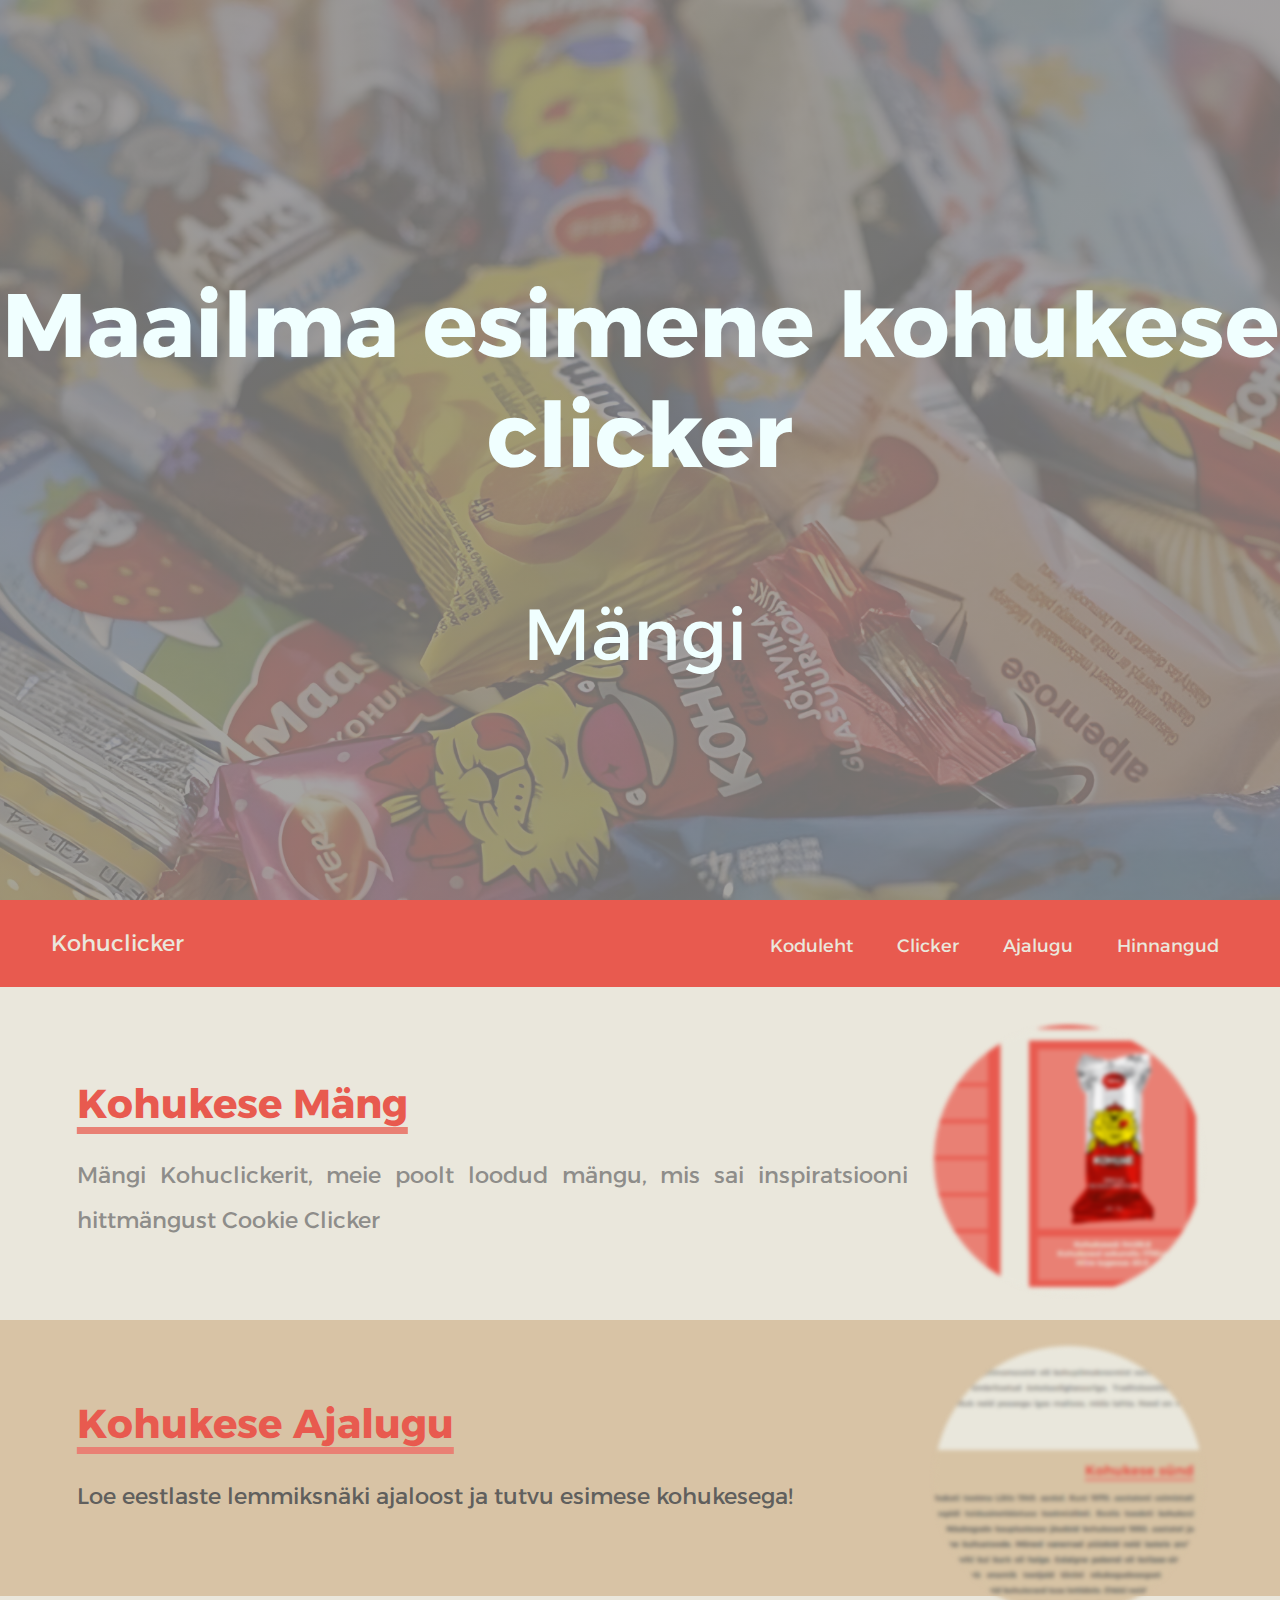
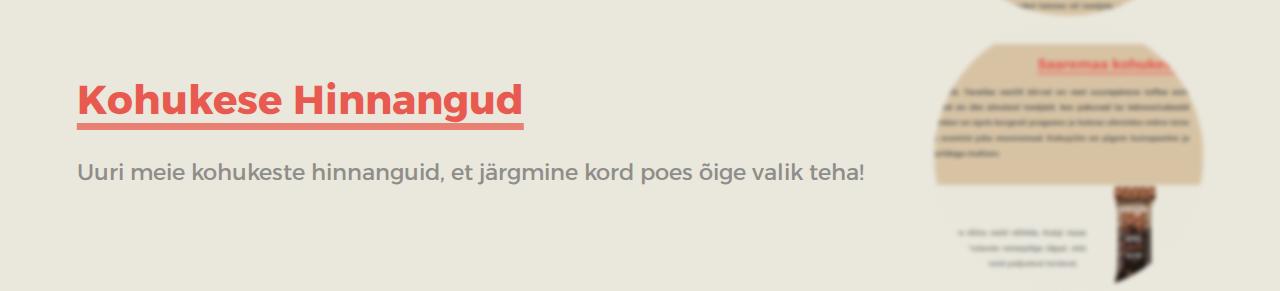
<file: index.html>
<!DOCTYPE html>
<html lang="et">
<head>
    <meta charset="UTF-8">
    <title>Kohuclicker</title>
    <link rel="stylesheet" type="text/css" href="CSS/style.css">
    <link rel="stylesheet" type="text/css" href="CSS/koduleht.css">
    <link rel="stylesheet" type="text/css" href="CSS/hinnangud.css">
    <link rel="preconnect" href="https://fonts.googleapis.com">
    <link rel="preconnect" href="https://fonts.gstatic.com" crossorigin>
    <link href="https://fonts.googleapis.com/css2?family=Alexandria:wght@700&display=swap" rel="stylesheet"> 
</head>
<body>
    <div class="header">
        <div class="headertext">
            <h1>Maailma esimene kohukese clicker</h1>
        </div>
        <div class="links">
            <ul>
                <li><a href="clicker.html">Mängi</a></li>
            </ul>
        </div>
    </div>
    <nav class="navbar">
        <a>Kohuclicker</a>
        <div>
            <ul>
                <li><a href="index.html">Koduleht</a></li>
                <li><a href="clicker.html">Clicker</a></li>
                <li><a href="ajalugu.html">Ajalugu</a></li>
                <li><a href="hinnangud.html">Hinnangud</a></li>
            </ul>
        </div>
    </nav>
    <div>
        <div class="text">
            <div class="jaotavus">
                <a href="clicker.html"><img class="parempilt" src="Pildid/kohuklicker.png" alt="kohuclicker"></a>
                <h1 class="left">Kohukese Mäng</h1>
                <p class="left">Mängi Kohuclickerit, meie poolt loodud mängu, mis sai inspiratsiooni hittmängust Cookie Clicker</p>
            </div>
            <div class="jaotavus2">
                <a href="ajalugu.html"><img class="parempilt" src="Pildid/ajalugu.png" alt="ajalugu"></a>
                <h1 class="left">Kohukese Ajalugu</h1>
                <p class="leftdark">Loe eestlaste lemmiksnäki ajaloost ja tutvu esimese kohukesega!</p>
            </div>
            <div class="jaotavus">
                <a href="hinnangud.html"><img class="parempilt" src="Pildid/hinnangud.png" alt="hinnangud"></a>
                <h1 class="left">Kohukese Hinnangud</h1>
                <p class="left">Uuri meie kohukeste hinnanguid, et järgmine kord poes õige valik teha!</p>
            </div>
        </div>
    </div>
</body>
</html>
</file>
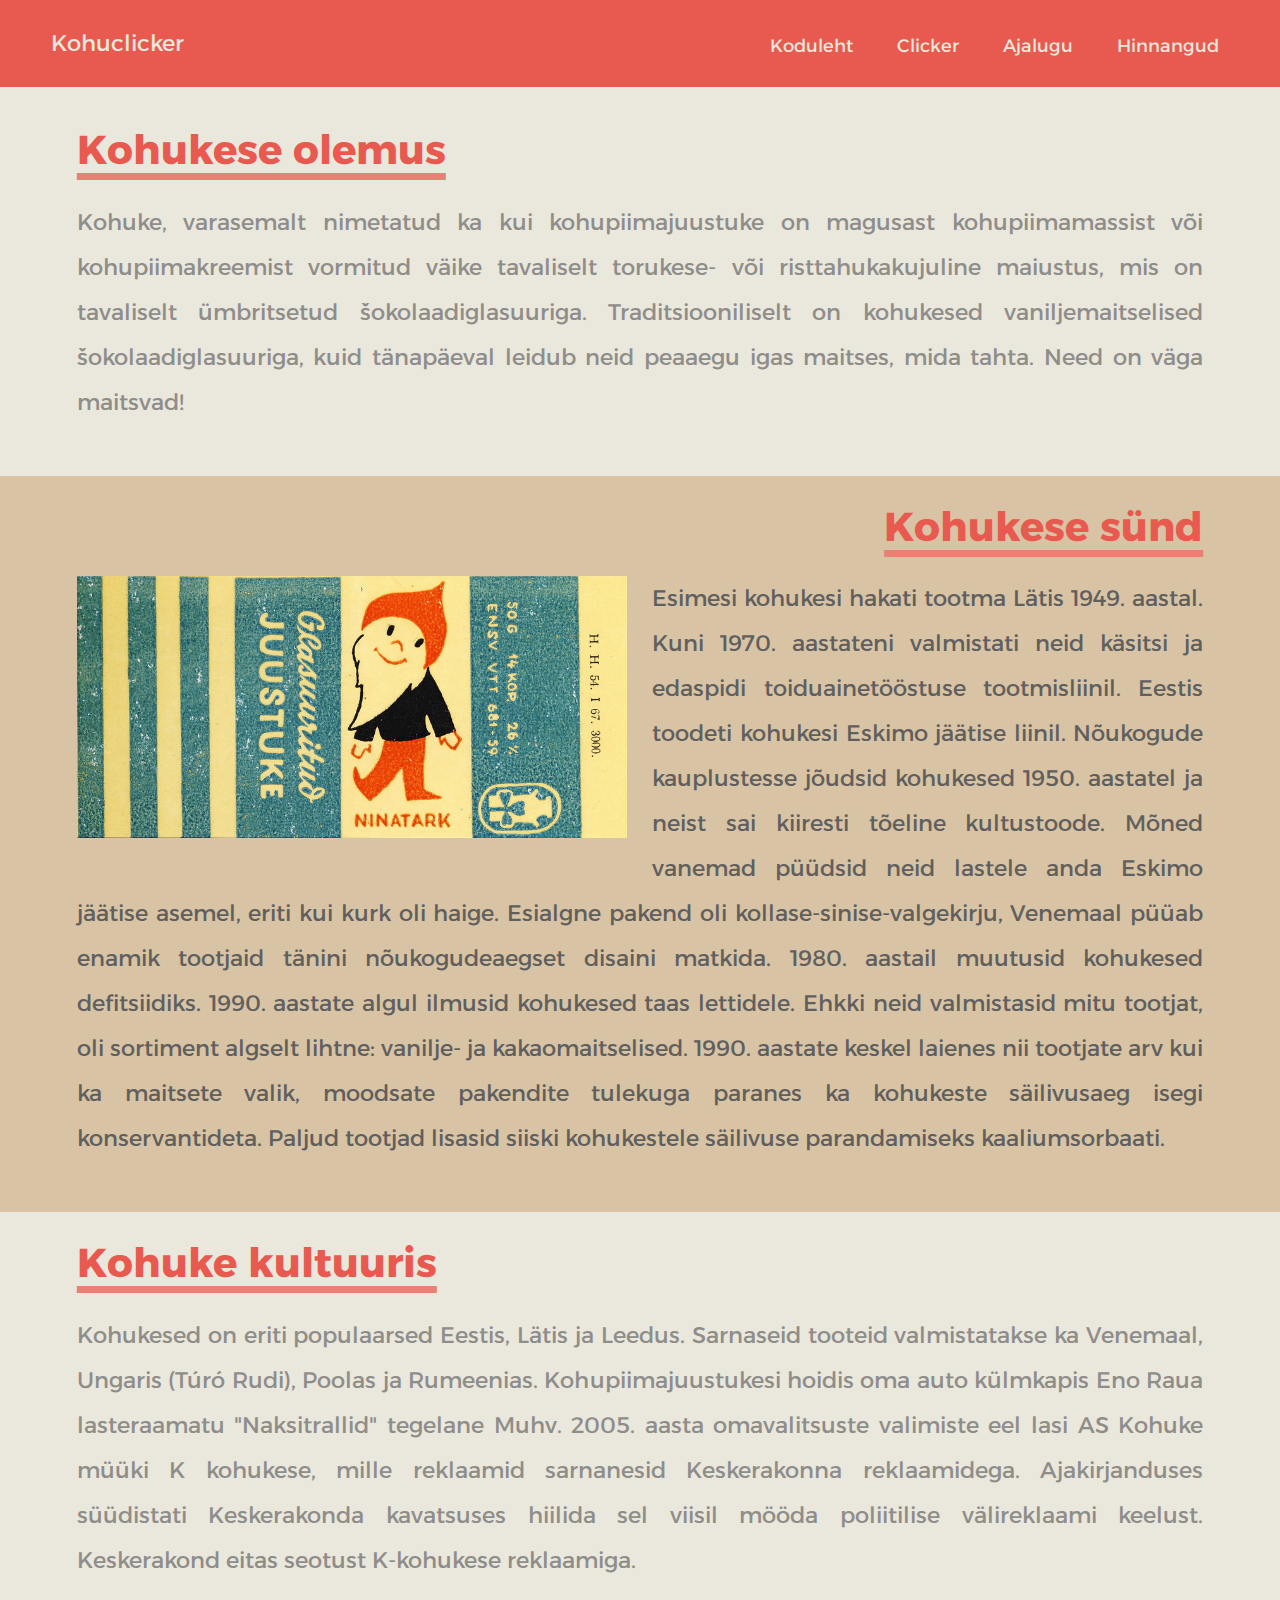
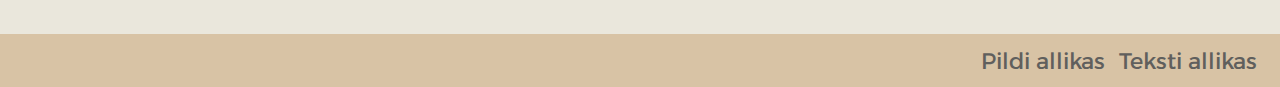
<file: ajalugu.html>
<!DOCTYPE html>
<html lang="et">
<head>
    <meta charset="UTF-8">
    <link rel="stylesheet" type="text/css" href="CSS/ajalugu.css">
    <link rel="stylesheet" type="text/css" href="CSS/style.css">
    <link href="https://fonts.googleapis.com/css2?family=Alexandria:wght@700&display=swap" rel="stylesheet"> 
    <title>Kohukese ajalugu</title>
</head>
<body>
    <nav class="navbar">
        <a>Kohuclicker</a>
        <div>
            <ul>
                <li><a href="index.html">Koduleht</a></li>
                <li><a href="clicker.html">Clicker</a></li>
                <li><a href="ajalugu.html">Ajalugu</a></li>
                <li><a href="hinnangud.html">Hinnangud</a></li>
            </ul>
        </div>
    </nav>
    <div class="text">
        <h1>Kohukese olemus</h1>
        <p class="left">Kohuke, varasemalt nimetatud ka kui kohupiimajuustuke on magusast kohupiimamassist või kohupiimakreemist vormitud väike tavaliselt torukese- või risttahukakujuline maiustus, mis on tavaliselt ümbritsetud šokolaadiglasuuriga. Traditsiooniliselt on kohukesed vaniljemaitselised šokolaadiglasuuriga, kuid tänapäeval leidub neid peaaegu igas maitses, mida tahta. Need on väga maitsvad!</p>

        <h1 class="right">Kohukese sünd</h1>
        <img class="pilt" src="Pildid/kohupiimajuustuke.png" alt="Kohupiimajuustuke">
        <p class="right">Esimesi kohukesi hakati tootma Lätis 1949. aastal. Kuni 1970. aastateni valmistati neid käsitsi ja edaspidi toiduainetööstuse tootmisliinil. 
            Eestis toodeti kohukesi Eskimo jäätise liinil. Nõukogude kauplustesse jõudsid kohukesed 1950. aastatel ja neist sai kiiresti tõeline kultustoode. 
            Mõned vanemad püüdsid neid lastele anda Eskimo jäätise asemel, eriti kui kurk oli haige. Esialgne pakend oli kollase-sinise-valgekirju, Venemaal püüab enamik tootjaid tänini nõukogudeaegset disaini matkida. 
            1980. aastail muutusid kohukesed defitsiidiks. 
            1990. aastate algul ilmusid kohukesed taas lettidele. 
            Ehkki neid valmistasid mitu tootjat, oli sortiment algselt lihtne: vanilje- ja kakaomaitselised. 
            1990. aastate keskel laienes nii tootjate arv kui ka maitsete valik, moodsate pakendite tulekuga paranes ka kohukeste säilivusaeg isegi konservantideta. 
            Paljud tootjad lisasid siiski kohukestele säilivuse parandamiseks kaaliumsorbaati.
        </p>

        <h1>Kohuke kultuuris</h1>
        <!-- <p class="right">Kohukesed on eriti populaarsed Eestis, Lätis ja Leedus. Sarnaseid tooteid valmistatakse ka Venemaal, Ungaris (Túró Rudi), Poolas ja Rumeenias.</p>
        <p class="right">Kohupiimajuustukesi hoidis oma auto külmkapis Eno Raua lasteraamatu "Naksitrallid" tegelane Muhv.</p>
        <p class="right">2005. aasta omavalitsuste valimiste eel lasi AS Kohuke müüki K kohukese, mille reklaamid sarnanesid Keskerakonna reklaamidega. Ajakirjanduses süüdistati Keskerakonda kavatsuses hiilida sel viisil mööda poliitilise välireklaami keelust. Keskerakond eitas seotust K-kohukese reklaamiga.</p> -->
        <p class="left">Kohukesed on eriti populaarsed Eestis, Lätis ja Leedus. Sarnaseid tooteid valmistatakse ka Venemaal, Ungaris (Túró Rudi), Poolas ja Rumeenias. 
            Kohupiimajuustukesi hoidis oma auto külmkapis Eno Raua lasteraamatu "Naksitrallid" tegelane Muhv. 2005. aasta omavalitsuste valimiste eel lasi AS Kohuke müüki K kohukese, mille reklaamid sarnanesid Keskerakonna reklaamidega. 
            Ajakirjanduses süüdistati Keskerakonda kavatsuses hiilida sel viisil mööda poliitilise välireklaami keelust. Keskerakond eitas seotust K-kohukese reklaamiga.
        </p>

        <div class="bottombar">
            <a href="https://jalutuskaikajas.blogspot.com/2016/05/glasuuritud-juustuke.html">Pildi allikas</a>
            <a href="https://et.wikipedia.org/wiki/Kohuke">Teksti allikas</a>
        </div>
    </div>
   <p> </p>
</body>
</html>
</file>
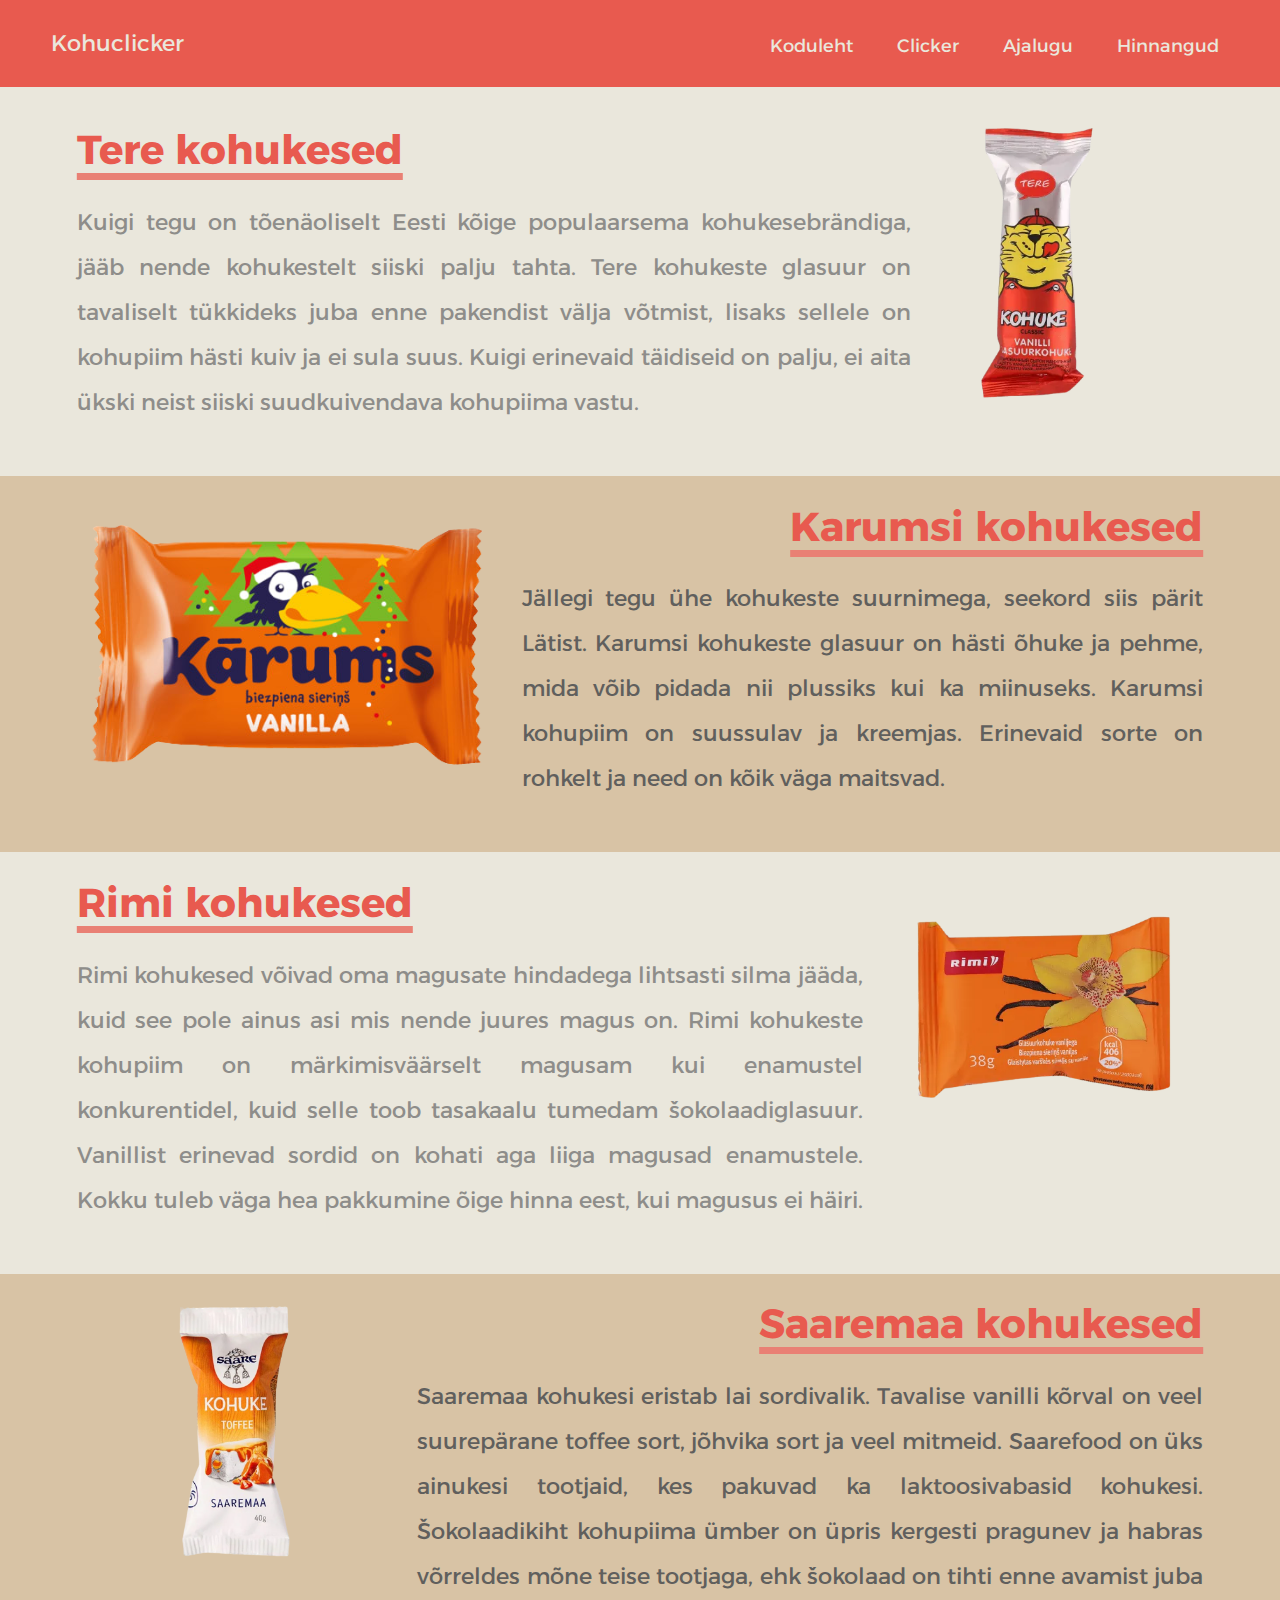
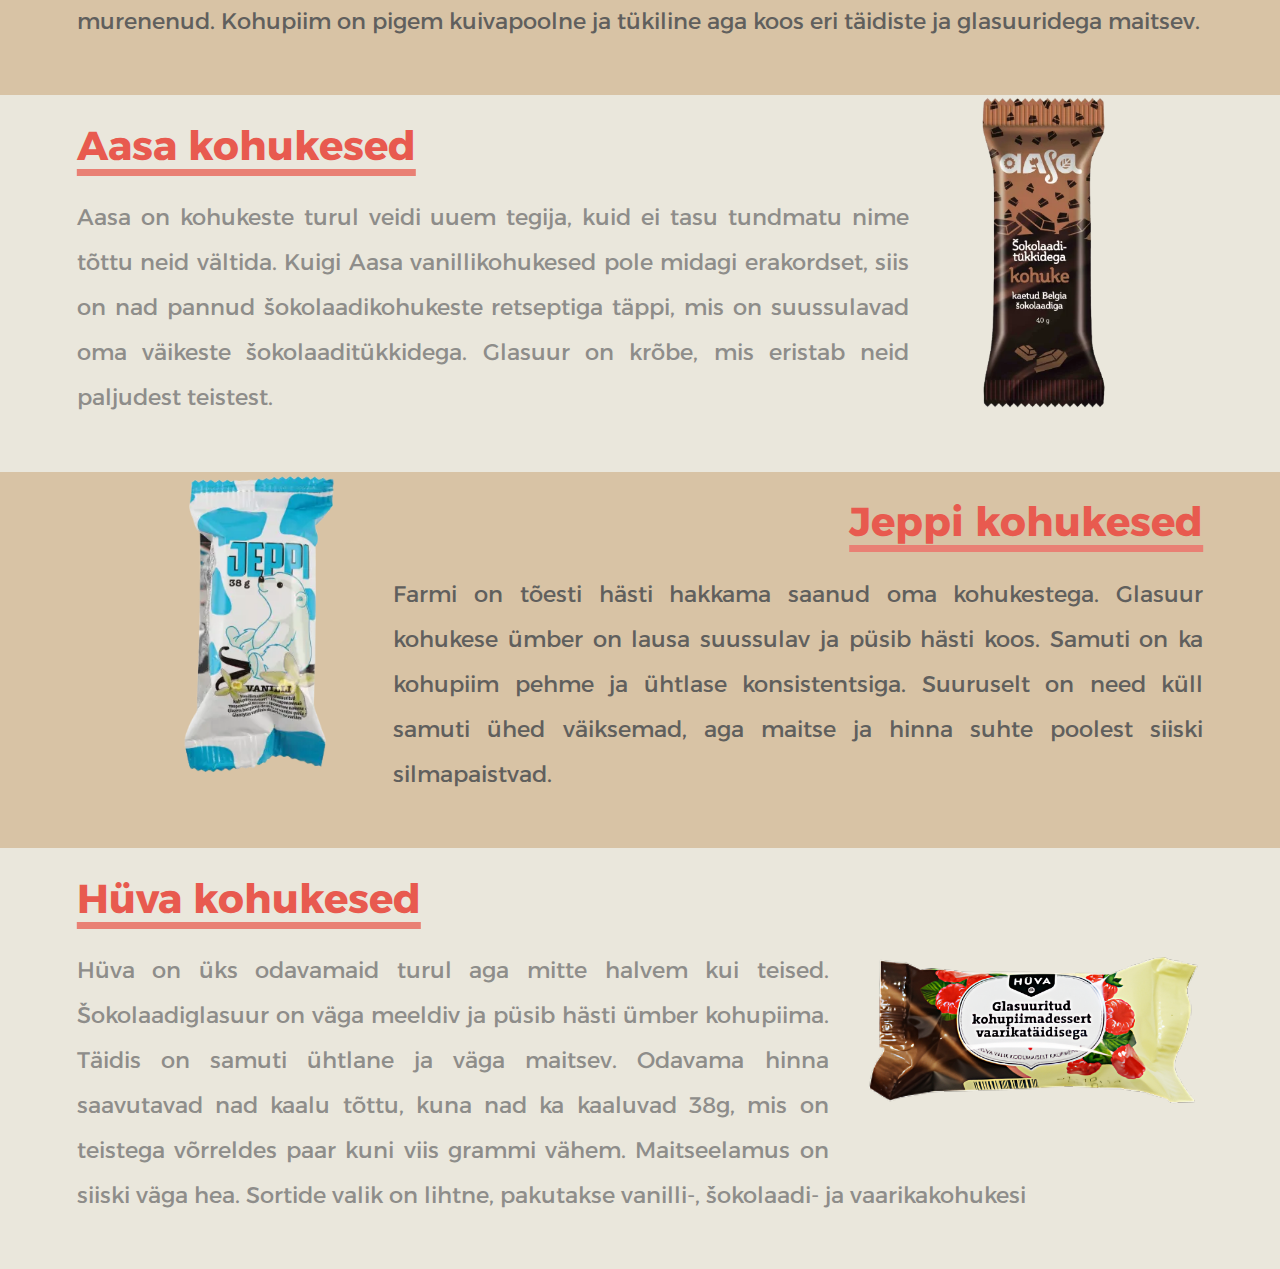
<file: hinnangud.html>
<!DOCTYPE html>
<html lang="et">
<head>
    <meta charset="UTF-8">
    <link rel="stylesheet" type="text/css" href="CSS/hinnangud.css">
    <link rel="stylesheet" type="text/css" href="CSS/style.css">
    <link href="https://fonts.googleapis.com/css2?family=Alexandria:wght@700&display=swap" rel="stylesheet"> 
    <title>Kohukeste Hinnangud</title>
</head>
<body>
    <nav class="navbar">
        <a>Kohuclicker</a>
        <div>
            <ul>
                <li><a href="index.html">Koduleht</a></li>
                <li><a href="clicker.html">Clicker</a></li>
                <li><a href="ajalugu.html">Ajalugu</a></li>
                <li><a href="hinnangud.html">Hinnangud</a></li>
            </ul>
        </div>
    </nav>
    <div class="text">
        <img class="parempilt" src="Pildid/Tere.png" alt="Tere kohuke">
        <h1 class="left">Tere kohukesed</h1>
        <p class="left">Kuigi tegu on tõenäoliselt Eesti kõige populaarsema kohukesebrändiga, jääb nende kohukestelt siiski palju tahta. Tere kohukeste glasuur on tavaliselt tükkideks juba enne pakendist välja võtmist, lisaks sellele on kohupiim hästi kuiv ja ei sula suus. Kuigi erinevaid täidiseid on palju, ei aita ükski neist siiski suudkuivendava kohupiima vastu. </p>

        <img class="vasakpilt" src="Pildid/Karums.png" alt="Karumsi kohuke">
        <h1 class="right">Karumsi kohukesed</h1>
        <p class="right">Jällegi tegu ühe kohukeste suurnimega, seekord siis pärit Lätist. Karumsi kohukeste glasuur on hästi õhuke ja pehme, mida võib pidada nii plussiks kui ka miinuseks. Karumsi kohupiim on suussulav ja kreemjas. Erinevaid sorte on rohkelt ja need on kõik väga maitsvad.</p>

        <img class="parempilt" src="Pildid/Rimi.png" alt="Rimi kohuke">
        <h1 class="left">Rimi kohukesed</h1>
        <p class="left">Rimi kohukesed võivad oma magusate hindadega lihtsasti silma jääda, kuid see pole ainus asi mis nende juures magus on. Rimi kohukeste kohupiim on märkimisväärselt magusam kui enamustel konkurentidel, kuid selle toob tasakaalu tumedam šokolaadiglasuur. Vanillist erinevad sordid on kohati aga liiga magusad enamustele. Kokku tuleb väga hea pakkumine õige hinna eest, kui magusus ei häiri.</p>

        <img class="vasakpilt" src="Pildid/Saaremaa.png" alt="Saaremaa kohuke">
        <h1 class="right">Saaremaa kohukesed</h1>
        <p class="right">Saaremaa kohukesi eristab lai sordivalik. Tavalise vanilli kõrval on veel suurepärane toffee sort, jõhvika sort ja veel mitmeid. Saarefood on üks ainukesi tootjaid, kes pakuvad ka laktoosivabasid kohukesi. Šokolaadikiht kohupiima ümber on üpris kergesti pragunev ja habras võrreldes mõne teise tootjaga, ehk šokolaad on tihti enne avamist juba murenenud. Kohupiim on pigem kuivapoolne ja tükiline aga koos eri täidiste ja glasuuridega maitsev. </p>

        <img class="parempilt" src="Pildid/Aasa.png" alt="Aasa kohuke">
        <h1 class="left">Aasa kohukesed</h1>
        <p class="left">Aasa on kohukeste turul veidi uuem tegija, kuid ei tasu tundmatu nime tõttu neid vältida. Kuigi Aasa vanillikohukesed pole midagi erakordset, siis on nad pannud šokolaadikohukeste retseptiga täppi, mis on suussulavad oma väikeste šokolaaditükkidega. Glasuur on krõbe, mis eristab neid paljudest teistest.</p>
        
        <img class="vasakpilt" src="Pildid/Jeppi.png" alt="Jeppi kohuke">
        <h1 class="right">Jeppi kohukesed</h1>
        <p class="right">Farmi on tõesti hästi hakkama saanud oma kohukestega. Glasuur kohukese ümber on lausa suussulav ja püsib hästi koos. Samuti on ka kohupiim pehme ja ühtlase konsistentsiga. Suuruselt on need küll samuti ühed väiksemad, aga maitse ja hinna suhte poolest siiski silmapaistvad.</p>

        <img class="parempilt" src="Pildid/Hüva.png" alt="Hüva kohuke">
        <h1 class="left">Hüva kohukesed</h1>
        <p class="left">Hüva on üks odavamaid turul aga mitte halvem kui teised. Šokolaadiglasuur on väga meeldiv ja püsib hästi ümber kohupiima. Täidis on samuti ühtlane ja väga maitsev. Odavama hinna saavutavad nad kaalu tõttu, kuna nad ka kaaluvad 38g, mis on teistega võrreldes paar kuni viis grammi vähem. Maitseelamus on siiski väga hea. Sortide valik on lihtne, pakutakse vanilli-, šokolaadi- ja vaarikakohukesi </p>
    </div>
</body>
</html>
</file>
<file: CSS/style.css>
*{
    margin: 0;                                              /* Pmst valge - #EAE7DC */
    padding: 0;                                                /* Beež - #D8C3A5 */
}                                                            /* Hallikas - #8E8D8A */
body{                                                       /* Helepunane - #E98074 */
    font-family: 'Alexandria', sans-serif;                    /* Punane - #E85A4F */
    background-color: #EAE7DC;
}
.text{
    padding-top: 1%;
}
.text h1{
    padding-left: 6%;
    padding-right: 6%;
    color: #E85A4F;
    font-size: 4.5vh;
    text-decoration: underline;
    text-underline-offset: 1vh;
    text-decoration-thickness: 0.8vh;
    text-decoration-color: #E98074;
    padding-top: 2%;
}
.text p{
    padding: 2% 6%;
    padding-bottom: 4%;
    font-size: 2.5vh;
    text-align: justify;
    line-height: 5vh;
}
.right{
    text-align: right;
    background-color: #D8C3A5;
    color: #605f5d;
}

.left {
    color: #8E8D8A;
}

/* Nav bar algab */
.navbar{
    color: #EAE7DC;
    background-color: #E85A4F;
    background-size: 100% 100%;
    font-size: 3vh;
    padding: 2% 4%;
    display: flex;
    align-items: center;
    justify-content: space-between;
    text-align: right;
    position: relative;
}
.navbar a{
    color: #EAE7DC;
    text-decoration: none;
    font-size: 2.5vh;
    margin-right: 10px;
}
.navbar ul li{
    display:inline-block;
    list-style: none;
    margin-left: 3vh;
}
.navbar ul li a{
    font-size: 2vh;
    color: #EAE7DC;
    text-decoration: none;
}
.navbar ul li::after{
    content: "";
    width: 0%;
    height: 0.3vh;
    background: #E98074;
    display: block;
    margin: auto;
    transition: 0.5s;
}
.navbar ul li:hover::after{ 
    width: 100%;
}

/* Nav bar lõppeb */

.parempilt{
    float: right;
    padding-left: 2%;
    margin-right: 6%;
    height: 35vh;
}
</file>
<file: CSS/koduleht.css>
body{
    font-family: 'Alexandria', sans-serif;
}
nav{
    padding: 2% 4%;
    display: flex;
    align-items: center;
    justify-content: space-between;
    background-color: black;
}
nav a{
    font-size: 3vh;
}
.links{
    text-align: center;
}
.links ul li{
    display:inline-block;
    list-style: none;
    margin-left: 3vh;
    margin-right: 3vh;
    margin-top: 10vh;
}
.links ul li a{
    font-size: 8vh;
    color: azure;
    text-decoration: none;
}
.links ul li::after{
    content: " ";
    width: 0%;
    height: 1vh;
    background: #E85A4F;
    display: block;
    margin: auto;
    transition: 0.5s;
}
.links ul li:hover::after{ 
    width: 100%;
}
.headertext {
    margin-top: 30vh;
    color: azure;
    text-align: center;
    margin-bottom: 10px;
}
.header{
    text-align: center;
    overflow: auto;
    height: 100vh;
    font-size: 5vh;
    height: 100vh;
    width: 100%;
    background-image:linear-gradient(rgba(142, 141, 138, 0.8),rgba(142, 141, 138, 0.8)),url(../Pildid/background1.jpeg);
    background-position: center;
    background-size: cover;
    position: relative;
    background-repeat: no-repeat;
}

*{
    color: azure;
}

.pilt2{
    float: right;
    padding: 2% 6%;
    padding-bottom: 4%;
    margin-right: 2%;
    margin-bottom: 1%;
    width: 300px;
    filter:blur(2px);
}

.left {
    color: #8E8D8A;
    width: 70%;
}
.leftdark {
    color: #605f5d;
    width: 70%;
}
.jaotavus{
    padding: 0%;
    padding-top: 2%;
    padding-bottom: 2%;
}

.jaotavus2{
    padding-top: 2%;
    padding-bottom: 2%;
    background-color: #D8C3A5;
}

.parempilt {
    height: 30vh;
    filter: blur(2px);
}
</file>
<file: CSS/hinnangud.css>
body{
    background-color: #EAE7DC;
}

.vasakpilt{
    float: left;
    padding-left: 6%;
    margin-right: 2%;
    height: 35vh;
}

nav{
    padding: 2% 4%;
    display: flex;
    align-items: center;
    justify-content: space-between;
}

nav a{
    font-size: 3vh;
}

a {
    color: inherit;
    color: #605f5d;
    text-decoration: none;
    font-size: 2.5vh;
    margin-right: 10px;
}
</file>
<file: CSS/ajalugu.css>
body{
    background-color: #EAE7DC;
}
.topbar{
    background-color: #E85A4F;
    background-size: 100% 100%;
}
.topbar a{
    color: #EAE7DC;
}
nav{
    padding: 2% 4%;
    display: flex;
    align-items: center;
    justify-content: space-between;
}
nav a{
    font-size: 3vh;
}
.navbar{
    text-align: right;
    position: relative;
}
.navbar ul li{
    display:inline-block;
    list-style: none;
    margin-left: 3vh;
}
.navbar ul li a{
    font-size: 2vh;
    color: #EAE7DC;
    text-decoration: none;
}
.navbar ul li::after{
    content: "";
    width: 0%;
    height: 0.3vh;
    background: #E98074;
    display: block;
    margin: auto;
    transition: 0.5s;
}
.navbar ul li:hover::after{ 
    width: 100%;
}

.pilt{
    float: left;
    padding-left: 6%;
    padding-top: 2%;
    margin-right: 2%;
    margin-bottom: 1%;
    width: 550px;
}

.bottombar {
    background-color: #D8C3A5;
    background-size: 100% 100%;
    text-align: right;
    padding: 1% 1%;
    font-size: 1.5vh;
}

a {
    color: inherit;
    color: #605f5d;
    text-decoration: none;
    font-size: 2.5vh;
    margin-right: 10px;
}
</file>
